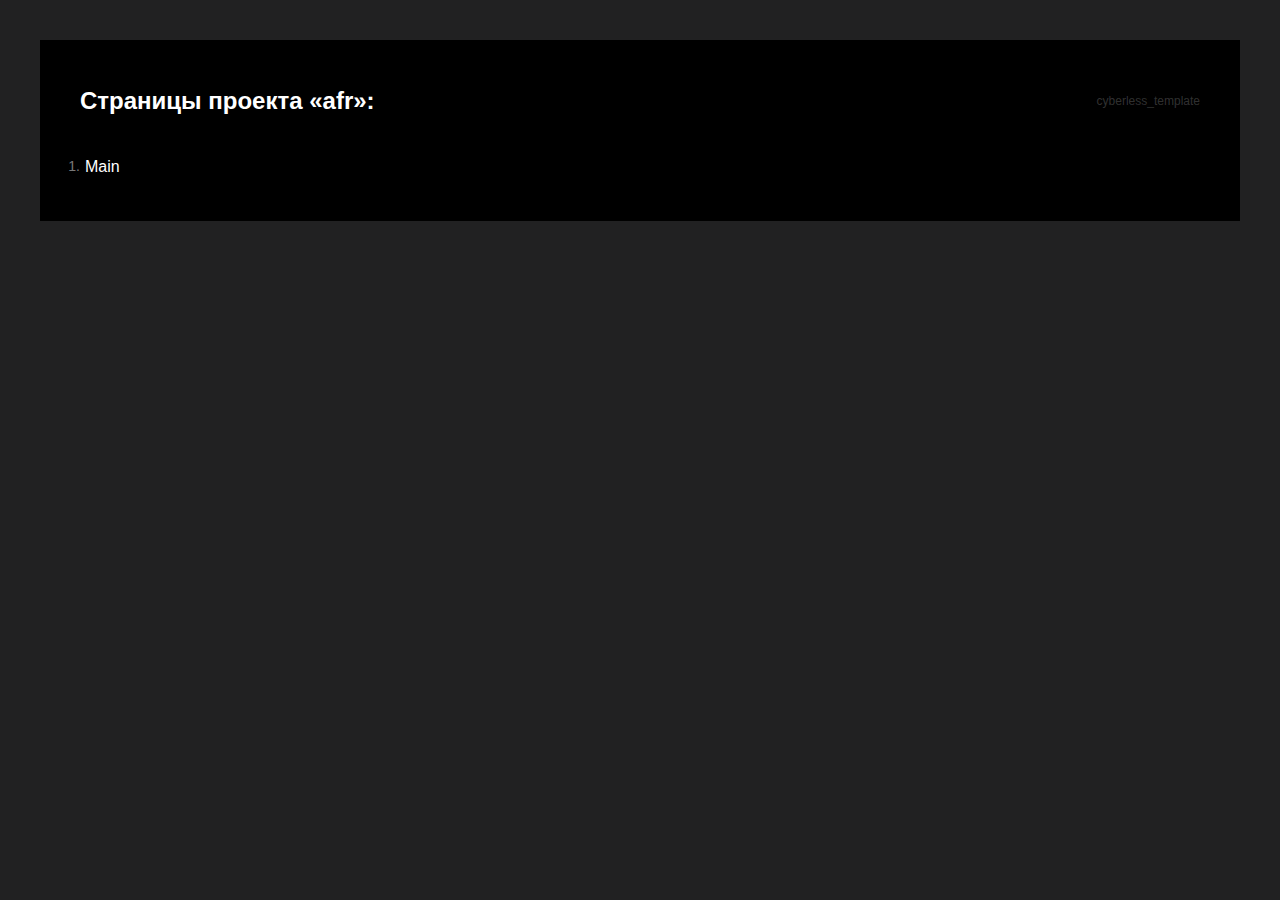
<file: index.html>
<!DOCTYPE html>
<html lang="ru">

<head>
    <title>Список всех старниц</title>
    <meta name="format-detection" content="telephone=no">
    <meta http-equiv="X-UA-Compatible" content="IE=edge">
    <meta charset="UTF-8">
    <link rel="stylesheet" href="/app/css/app.css?v=1616536622047">
    <meta name="viewport" content="width=device-width, initial-scale=1, user-scalable=no">
    <style>
        body{
            background-color: #212122;
        	color: #fff;
        	min-height: 100vh;
        	font-family: Arial;		
        	padding-top: 40px;
        }
        
        .box{
        	padding: 20px 40px;
        	background-color: #000;		
        }
        .head-top{
        	display: flex;
        	flex-wrap: wrap;
        	align-items: center;
        	margin-top: 24px;
        	margin-bottom: 40px;
        	justify-content: space-between;
        
        }
        
        .head-title{
        	
        	
        	font-size: 24px;
        	line-height: 1.4em;
            		
        }
        
        .git-link{
        	font-size: 12px;
        	line-height: 1.2em;
        	display: block;
        	margin: 5px 0;
        	transition: ease .2s;
        	color: rgba(255,255,255, .2)!important;
        }
        
        .git-link:hover{
        	color:  #96fd8b!important;
        }
        
        a{
        	color: #fff;
        	position: relative;
        	display: inline-block;
        	text-decoration: none;
        	
        
        
        }
        
        a::before{
        	content: "";
        	display: block;
        	position: absolute;
        	left: 0;
        	bottom: 0;
        	height: 1px;
        	width: 100%;
        	background-color: #fff;
        	transition: ease .2s;
        	transform: scale(0,1);
        
        }
        a:hover::before{
        	transform: scale(1, 1);
        }
        a:visited {
            color: #96fd8b;
        }
        a:visited::before{
        	background-color: #96fd8b;
        }
        ol{
        	-webkit-column-count: 3;
        	-moz-column-count: 3;
        	column-count: 3;
        	counter-reset: heading;
        	padding: 0;
        	margin-top: 16px;
        	margin-bottom: 25px;
        	margin-left: -25px;			
        }
        
        li{
        	font-size: 16px;
        	margin-bottom: 8px;
        	position: relative;
        	padding-left: 30px;
        	list-style: none;
        	page-break-inside: avoid;		
        	counter-increment: heading;	
        }
        
        li::before{
        	position: absolute;
        	left: 0;
        	top: 0;
        	content: counter(heading) ".";
        	font-size: 14px;
            color: rgba(241,241,241,.5);
        	display: inline-block;
        	width: 25px;
        	margin-right: 5px;
        	text-align: right;
        }
        
        
        a:hover{
        	text-decoration: none;
        }
        
        /* Media */
        @media only screen and (max-width: 1023px) {
        	ol {
        		-webkit-column-count: 3;
        		-moz-column-count: 3;
        		-column-count: 3;
        	}
        }
        
        @media only screen and (max-width: 767px) {
        	ol {
        		-webkit-column-count: 2;
        		-moz-column-count: 2;
        		-column-count: 2;
        	}
        }
        
        @media only screen and (max-width: 479px) {
        	ol {
        		-webkit-column-count: 1;
        		-moz-column-count: 1;
        		-column-count: 1;
        	}
        
        	.head-title{
        		order: 2;
        	}
        	.git-link{
        		order: 1;
        		margin-bottom: 15px;
        		font-size: 10px;
        	}
        }
    </style>
</head>

<body>
    <div class="wrap">
        <div class="box">
            <div class="head-top">
                <h3 class="head-title"> Страницы проекта <nobr>«afr»:</nobr></h3><a class="git-link" href="https://github.com/CyberLess/cyberless_template" target="_blank">cyberless_template</a>
            </div>
            <ol><li><a href="/main.html" target="_blank">Main</a></li></ol>
        </div>
    </div>
</body>

</html>
</file>
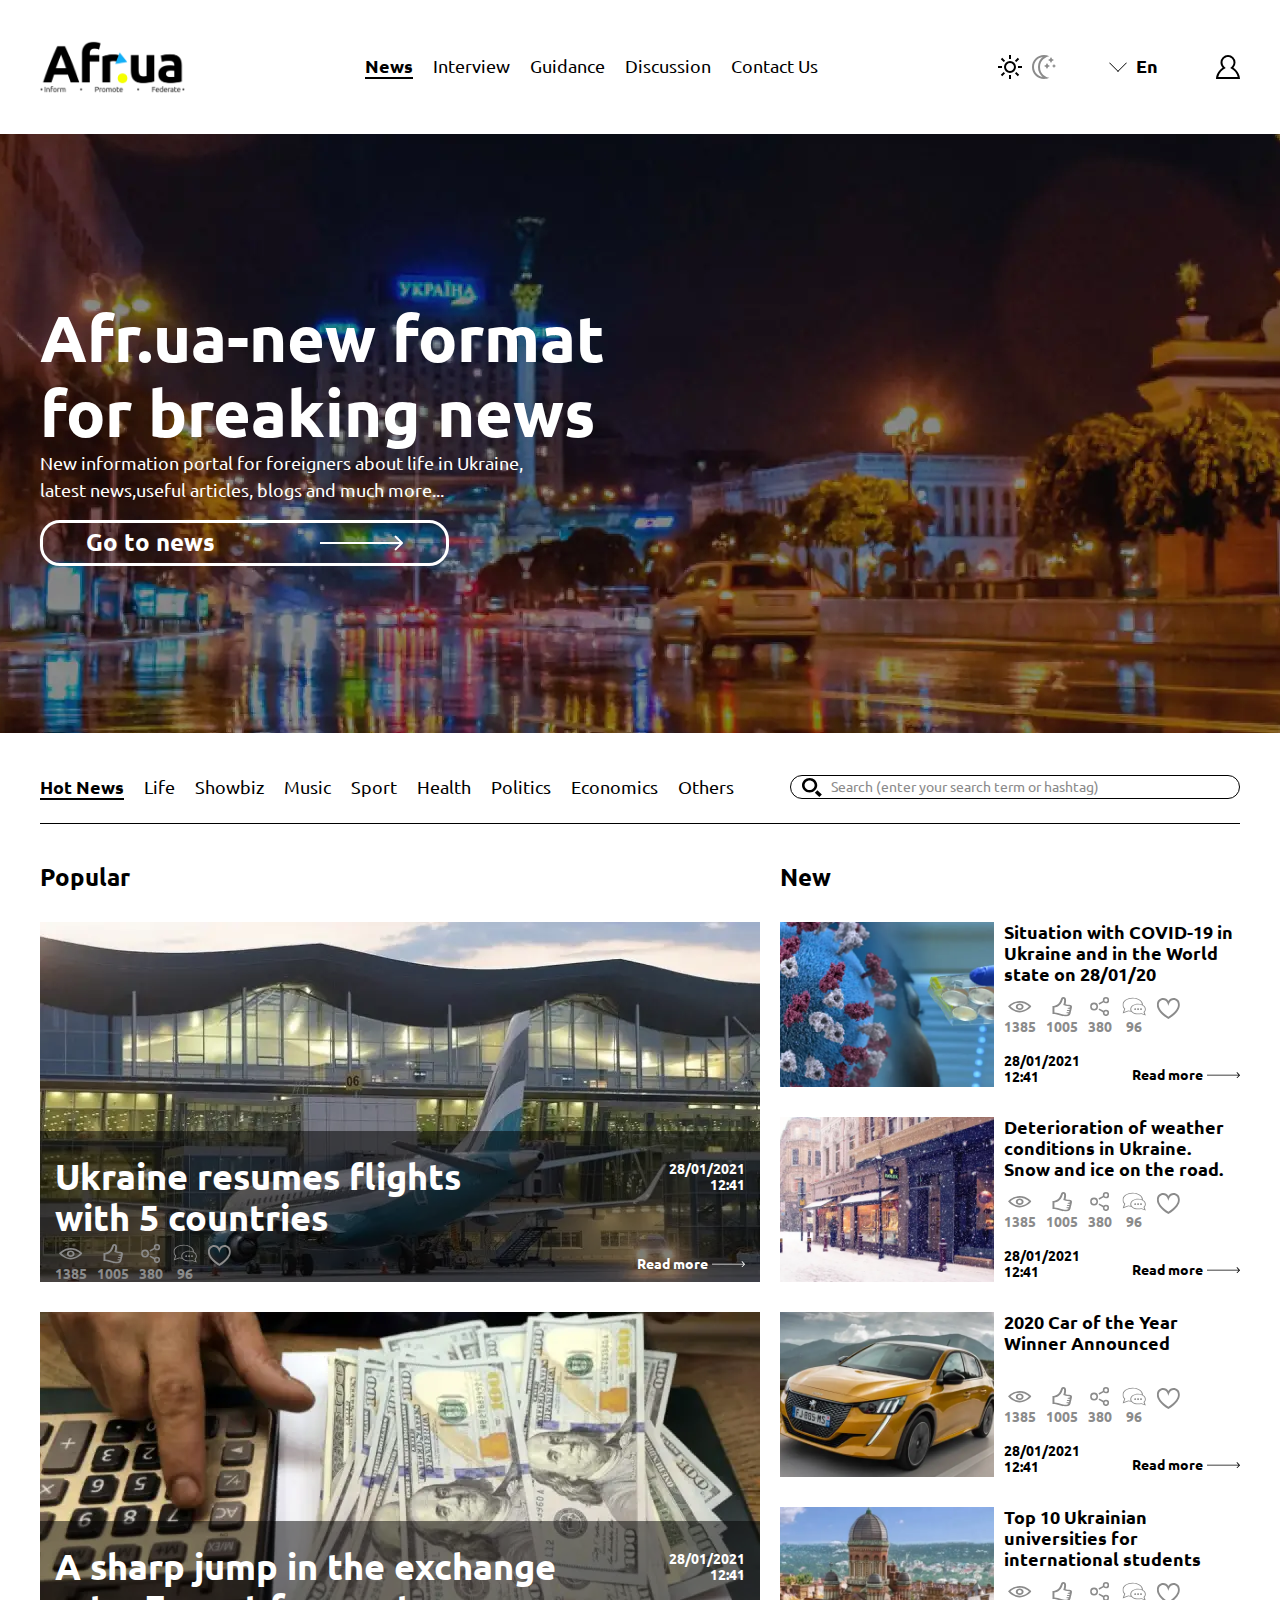
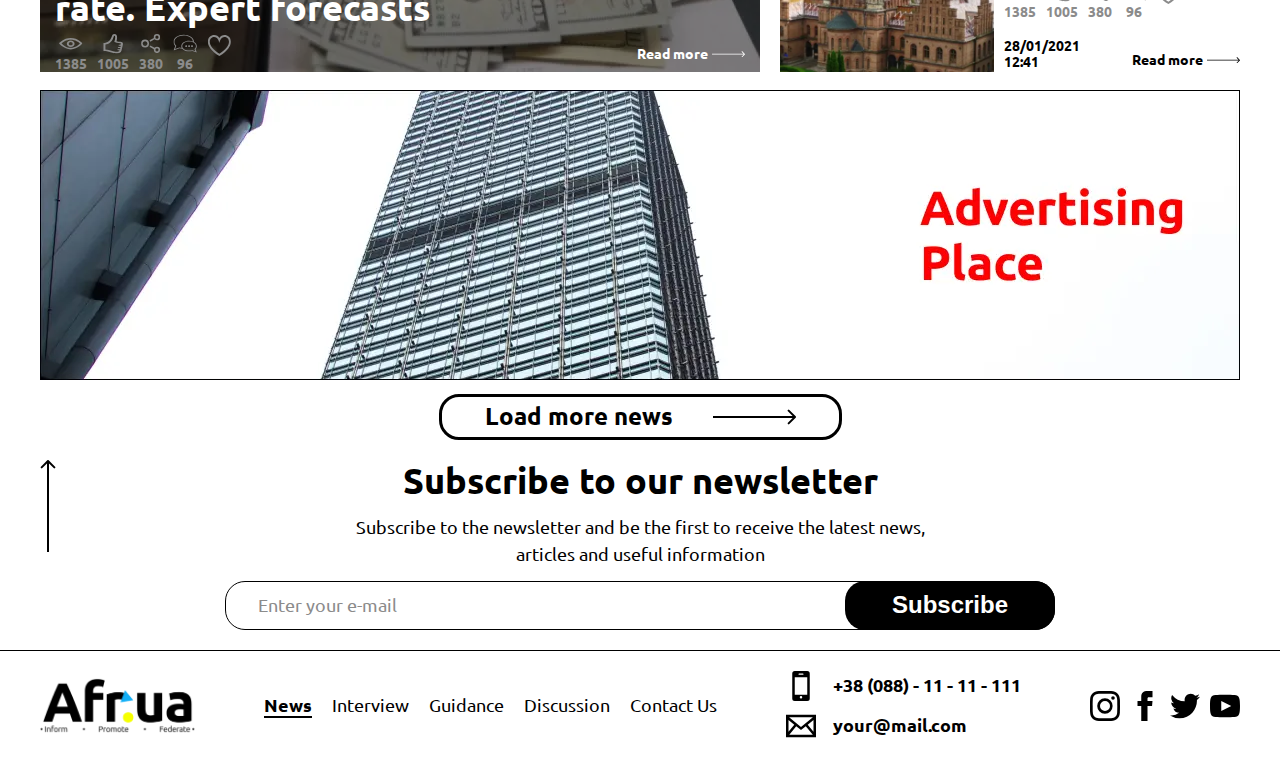
<file: main.html>
<!DOCTYPE html>
<html lang="ru">

<head>
    <meta charset="utf-8">
    <meta http-equiv="X-UA-Compatible" content="IE=edge">
    <meta name="viewport" content="width=device-width, initial-scale=1, maximum-scale=1, minimum-scale=1">
    <title>Main</title>
    <link rel="stylesheet" href="/app/css/app.css?v=1616536622354">
    <script>
        function canUseWebP(){var e=document.createElement("canvas");return!(!e.getContext||!e.getContext("2d"))&&0==e.toDataURL("image/webp").indexOf("data:image/webp")}var root=document.getElementsByTagName("html")[0];canUseWebP()?root.classList.add("ws"):root.classList.add("wn");
    </script>
</head>

<body id="top">
    <header class="header">
        <div class="header__wrap wrap">
            <div class="header__row flex flex_vertical flex_justify">
                <div class="header__search-btn visible-mobile js-search-open">
                    <svg class="icon icon-search" viewBox="0 0 20 19">
                        <use xlink:href="/app/icons/sprite.svg#search"></use>
                    </svg>
                </div>
                <a class="header__logo" href="/main.html">
                    <picture>
                        <source type="image/webp" srcset="/app/img/logo_black.webp">
                            <img src="/app/img/logo_black.png" />
                    </picture>
                </a>
                <ul class="header__nav hidden-tablet">
                    <li class="header__nav-item"><a class="header__nav-link is-active" href="#">News</a>
                    </li>
                    <li class="header__nav-item"><a class="header__nav-link" href="#">Interview</a>
                    </li>
                    <li class="header__nav-item"><a class="header__nav-link" href="#">Guidance</a>
                    </li>
                    <li class="header__nav-item"><a class="header__nav-link" href="#">Discussion</a>
                    </li>
                    <li class="header__nav-item"><a class="header__nav-link" href="#">Contact Us</a>
                    </li>
                </ul>
                <div class="header__right">
                    <div class="header__styles hidden-tablet">
                        <a class="header__style is-active" href="#">
                            <svg class="icon icon-sun" viewBox="0 0 24 24">
                                <use xlink:href="/app/icons/sprite.svg#sun"></use>
                            </svg>
                        </a>
                        <a class="header__style" href="#">
                            <svg class="icon icon-moon" viewBox="0 0 24 24">
                                <use xlink:href="/app/icons/sprite.svg#moon"></use>
                            </svg>
                        </a>
                    </div>
                    <div class="header__lang js-select hidden-tablet">
                        <input class="header__input" type="hidden" />
                        <div class="header__lang-head js-select-head">
                            <div class="header__lang-arrow">
                                <svg class="icon icon-downArrow" viewBox="0 0 18 10">
                                    <use xlink:href="/app/icons/sprite.svg#downArrow"></use>
                                </svg>
                            </div>
                            <div class="header__lang-label">En</div>
                        </div>
                        <div class="header__lang-body">
                            <div class="header__lang-list"><a class="header__lang-item" href="#">Fr</a><a class="header__lang-item" href="#">Ua</a><a class="header__lang-item" href="#">Ru</a>
                            </div>
                        </div>
                    </div>
                    <!--+e.A.user.is-active(href="#")+icon('user')-->
                    <a class="header__user hidden-tablet" href="#">
                        <svg class="icon icon-user" viewBox="0 0 24 24">
                            <use xlink:href="/app/icons/sprite.svg#user"></use>
                        </svg>
                    </a>
                    <div class="header__search-form search-form visible-tablet">
                        <div class="search-form__field field">
                            <input class="field__input" type="text" name="search" placeholder="Search (enter your search term or hashtag)" />
                        </div>
                        <button class="search-form__btn">
                            <svg class="icon icon-search" viewBox="0 0 20 19">
                                <use xlink:href="/app/icons/sprite.svg#search"></use>
                            </svg>
                        </button>
                    </div>
                    <div class="header__burger">
                        <svg class="icon icon-menu" viewBox="0 0 12 38">
                            <use xlink:href="/app/icons/sprite.svg#menu"></use>
                        </svg>
                    </div>
                </div>
            </div>
        </div>
        <div class="header__search-mobile visible-mobile js-search search-mobile">
            <div class="search-mobile__close js-search-close">
                <svg class="icon icon-close" viewBox="0 0 24 24">
                    <use xlink:href="/app/icons/sprite.svg#close"></use>
                </svg>
            </div>
            <input class="search-mobile__input" type="text" name="search" placeholder="Search (enter your search term or hashtag)" />
            <button class="search-mobile__btn">
                <svg class="icon icon-search" viewBox="0 0 20 19">
                    <use xlink:href="/app/icons/sprite.svg#search"></use>
                </svg>
            </button>
        </div>
    </header>
    <div class="main">
        <div class="main__wrap wrap">
            <div class="main__content">
                <div class="main__title h1">Afr.ua-new format
                    <br>for breaking news</div>
                <div class="main__desc p">New information portal for foreigners about life in Ukraine,
                    <br>latest news,useful articles, blogs and much more...</div><a class="main__btn btn hidden-tablet" href="#"><span class="btn__text">Go to news</span><span class="btn__arrow"><svg class="icon icon-longArrow" viewBox="0 0 83 16"><use xlink:href="/app/icons/sprite.svg#longArrow"></use></svg></span></a>
            </div>
            <div class="main__swipe visible-tablet">
                <div class="main__swipe-hand">
                    <svg class="icon icon-swipeFinger" viewBox="0 0 45 45">
                        <use xlink:href="/app/icons/sprite.svg#swipeFinger"></use>
                    </svg>
                </div>
                <div class="main__swipe-arrow">
                    <svg class="icon icon-swipeArrow" viewBox="0 0 16 61">
                        <use xlink:href="/app/icons/sprite.svg#swipeArrow"></use>
                    </svg>
                </div>
                <div class="main__swipe-text"><strong>Swipe to news</strong>
                </div>
            </div>
        </div>
    </div>
    <div class="nav">
        <div class="nav__wrap wrap">
            <div class="nav__row flex flex_justify">
                <div class="nav__left">
                    <ul class="nav__list">
                        <li class="nav__item"><a class="nav__link is-active" href="#">Hot News</a>
                        </li>
                        <li class="nav__item"><a class="nav__link" href="#">Life</a>
                        </li>
                        <li class="nav__item"><a class="nav__link" href="#">Showbiz</a>
                        </li>
                        <li class="nav__item"><a class="nav__link" href="#">Music</a>
                        </li>
                        <li class="nav__item"><a class="nav__link" href="#">Sport</a>
                        </li>
                        <li class="nav__item"><a class="nav__link" href="#">Health</a>
                        </li>
                        <li class="nav__item"><a class="nav__link" href="#">Politics</a>
                        </li>
                        <li class="nav__item"><a class="nav__link" href="#">Economics</a>
                        </li>
                        <li class="nav__item"><a class="nav__link" href="#">Others</a>
                        </li>
                    </ul>
                </div>
                <div class="nav__right">
                    <div class="nav__search-form search-form hidden-mobile">
                        <div class="search-form__field field">
                            <input class="field__input" type="text" name="search" placeholder="Search (enter your search term or hashtag)" />
                        </div>
                        <button class="search-form__btn">
                            <svg class="icon icon-search" viewBox="0 0 20 19">
                                <use xlink:href="/app/icons/sprite.svg#search"></use>
                            </svg>
                        </button>
                    </div>
                </div>
            </div>
            <div class="nav__bottom">
                <div class="nav__select select js-select">
                    <input class="select__input js-select-input" type="hidden" />
                    <div class="select__head js-select-head">
                        <div class="select__label js-select-label">Hot News</div>
                        <div class="select__arrow">
                            <svg class="icon icon-downArrow" viewBox="0 0 18 10">
                                <use xlink:href="/app/icons/sprite.svg#downArrow"></use>
                            </svg>
                        </div>
                    </div>
                    <div class="select__body">
                        <div class="select__list">
                            <div class="select__item js-select-item is-active" data-value="Hot News">Hot News</div>
                            <div class="select__item js-select-item" data-value="Life">Life</div>
                            <div class="select__item js-select-item" data-value="Showbiz">Showbiz</div>
                            <div class="select__item js-select-item" data-value="Music">Music</div>
                            <div class="select__item js-select-item" data-value="Sport">Sport</div>
                            <div class="select__item js-select-item" data-value="Health">Health</div>
                            <div class="select__item js-select-item" data-value="Politics">Politics</div>
                            <div class="select__item js-select-item" data-value="Economics">Economics</div>
                            <div class="select__item js-select-item" data-value="Others">Others</div>
                        </div>
                    </div>
                </div>
                <div class="nav__select select js-select">
                    <input class="select__input js-select-input" type="hidden" />
                    <div class="select__head js-select-head">
                        <div class="select__label js-select-label">Popular</div>
                        <div class="select__arrow">
                            <svg class="icon icon-downArrow" viewBox="0 0 18 10">
                                <use xlink:href="/app/icons/sprite.svg#downArrow"></use>
                            </svg>
                        </div>
                    </div>
                    <div class="select__body">
                        <div class="select__list">
                            <div class="select__item js-select-item is-active" data-value="Popular">Popular</div>
                            <div class="select__item js-select-item" data-value="New">New</div>
                            <div class="select__item js-select-item" data-value="Latest">Latest</div>
                        </div>
                    </div>
                </div>
            </div>
        </div>
    </div>
    <div class="main-news">
        <div class="main-news__wrap wrap">
            <div class="main-news__row flex">
                <div class="main-news__column main-news__column_left">
                    <h3 class="main-news__title h3">Popular</h3>
                    <div class="main-news__list">
                        <div class="main-news__post-box post-box"><a class="post-box__preview post-box__preview_big" href="#"><span class="post-box__img"><span class="post-box__img-wrap"><picture>
		                            <source type="image/webp" srcset="/app/img/post_thumb1.webp">
		                            <img src="/app/img/post_thumb1.jpg" class="object-fit" />
		                        </picture></span></span><span class="post-box__info"><span class="post-box__top"><span class="post-box__title h2">Ukraine resumes flights <br>with 5 countries</span><span class="post-box__share share"><span class="share__item"><span class="share__icon"><svg class="icon icon-eye" viewBox="0 0 25 21"><use xlink:href="/app/icons/sprite.svg#eye"></use></svg></span><span class="share__count">1385</span></span><span class="share__item"><span class="share__icon"><svg class="icon icon-like" viewBox="0 0 25 21"><use xlink:href="/app/icons/sprite.svg#like"></use></svg></span><span class="share__count">1005</span></span><span class="share__item"><span class="share__icon"><svg class="icon icon-share" viewBox="0 0 21 20"><use xlink:href="/app/icons/sprite.svg#share"></use></svg></span><span class="share__count">380</span></span><span class="share__item"><span class="share__icon"><svg class="icon icon-comment" viewBox="0 0 25 21"><use xlink:href="/app/icons/sprite.svg#comment"></use></svg></span><span class="share__count">96</span></span><span class="share__item"><span class="share__icon"><svg class="icon icon-heart" viewBox="0 0 25 24"><use xlink:href="/app/icons/sprite.svg#heart"></use></svg></span></span></span></span><span class="post-box__bottom"><span class="post-box__date">28/01/2021 <br>12:41</span><span class="post-box__more more"><span class="more__text">Read more</span><span class="more__arrow"><svg class="icon icon-longArrow" viewBox="0 0 83 16"><use xlink:href="/app/icons/sprite.svg#longArrow"></use></svg></span></span></span></span></a>
                        </div>
                        <div class="main-news__post-box post-box"><a class="post-box__preview post-box__preview_big" href="#"><span class="post-box__img"><span class="post-box__img-wrap"><picture>
		                            <source type="image/webp" srcset="/app/img/post_thumb2.webp">
		                            <img src="/app/img/post_thumb2.jpg" class="object-fit" />
		                        </picture></span></span><span class="post-box__info"><span class="post-box__top"><span class="post-box__title h2">A sharp jump in the exchange rate. Expert forecasts</span><span class="post-box__share share"><span class="share__item"><span class="share__icon"><svg class="icon icon-eye" viewBox="0 0 25 21"><use xlink:href="/app/icons/sprite.svg#eye"></use></svg></span><span class="share__count">1385</span></span><span class="share__item"><span class="share__icon"><svg class="icon icon-like" viewBox="0 0 25 21"><use xlink:href="/app/icons/sprite.svg#like"></use></svg></span><span class="share__count">1005</span></span><span class="share__item"><span class="share__icon"><svg class="icon icon-share" viewBox="0 0 21 20"><use xlink:href="/app/icons/sprite.svg#share"></use></svg></span><span class="share__count">380</span></span><span class="share__item"><span class="share__icon"><svg class="icon icon-comment" viewBox="0 0 25 21"><use xlink:href="/app/icons/sprite.svg#comment"></use></svg></span><span class="share__count">96</span></span><span class="share__item"><span class="share__icon"><svg class="icon icon-heart" viewBox="0 0 25 24"><use xlink:href="/app/icons/sprite.svg#heart"></use></svg></span></span></span></span><span class="post-box__bottom"><span class="post-box__date">28/01/2021 <br>12:41</span><span class="post-box__more more"><span class="more__text">Read more</span><span class="more__arrow"><svg class="icon icon-longArrow" viewBox="0 0 83 16"><use xlink:href="/app/icons/sprite.svg#longArrow"></use></svg></span></span></span></span></a>
                        </div>
                    </div>
                </div>
                <div class="main-news__column main-news__column_right">
                    <h3 class="main-news__title h3">New</h3>
                    <div class="main-news__list">
                        <div class="main-news__post-box post-box"><a class="post-box__preview post-box__preview_small" href="#"><span class="post-box__img"><span class="post-box__img-wrap"><picture>
		                            <source type="image/webp" srcset="/app/img/post_thumb3.webp">
		                            <img src="/app/img/post_thumb3.jpg" class="object-fit" />
		                        </picture></span></span><span class="post-box__info"><span class="post-box__top"><span class="post-box__title h4">Situation with COVID-19 in Ukraine and in the World state on 28/01/20</span><span class="post-box__share share"><span class="share__item"><span class="share__icon"><svg class="icon icon-eye" viewBox="0 0 25 21"><use xlink:href="/app/icons/sprite.svg#eye"></use></svg></span><span class="share__count">1385</span></span><span class="share__item"><span class="share__icon"><svg class="icon icon-like" viewBox="0 0 25 21"><use xlink:href="/app/icons/sprite.svg#like"></use></svg></span><span class="share__count">1005</span></span><span class="share__item"><span class="share__icon"><svg class="icon icon-share" viewBox="0 0 21 20"><use xlink:href="/app/icons/sprite.svg#share"></use></svg></span><span class="share__count">380</span></span><span class="share__item"><span class="share__icon"><svg class="icon icon-comment" viewBox="0 0 25 21"><use xlink:href="/app/icons/sprite.svg#comment"></use></svg></span><span class="share__count">96</span></span><span class="share__item"><span class="share__icon"><svg class="icon icon-heart" viewBox="0 0 25 24"><use xlink:href="/app/icons/sprite.svg#heart"></use></svg></span></span></span></span><span class="post-box__bottom"><span class="post-box__date">28/01/2021 <br>12:41</span><span class="post-box__more more"><span class="more__text">Read more</span><span class="more__arrow"><svg class="icon icon-longArrow" viewBox="0 0 83 16"><use xlink:href="/app/icons/sprite.svg#longArrow"></use></svg></span></span></span></span></a>
                        </div>
                        <div class="main-news__post-box post-box"><a class="post-box__preview post-box__preview_small" href="#"><span class="post-box__img"><span class="post-box__img-wrap"><picture>
		                            <source type="image/webp" srcset="/app/img/post_thumb4.webp">
		                            <img src="/app/img/post_thumb4.jpg" class="object-fit" />
		                        </picture></span></span><span class="post-box__info"><span class="post-box__top"><span class="post-box__title h4">Deterioration of weather conditions in Ukraine. Snow and ice on the road.</span><span class="post-box__share share"><span class="share__item"><span class="share__icon"><svg class="icon icon-eye" viewBox="0 0 25 21"><use xlink:href="/app/icons/sprite.svg#eye"></use></svg></span><span class="share__count">1385</span></span><span class="share__item"><span class="share__icon"><svg class="icon icon-like" viewBox="0 0 25 21"><use xlink:href="/app/icons/sprite.svg#like"></use></svg></span><span class="share__count">1005</span></span><span class="share__item"><span class="share__icon"><svg class="icon icon-share" viewBox="0 0 21 20"><use xlink:href="/app/icons/sprite.svg#share"></use></svg></span><span class="share__count">380</span></span><span class="share__item"><span class="share__icon"><svg class="icon icon-comment" viewBox="0 0 25 21"><use xlink:href="/app/icons/sprite.svg#comment"></use></svg></span><span class="share__count">96</span></span><span class="share__item"><span class="share__icon"><svg class="icon icon-heart" viewBox="0 0 25 24"><use xlink:href="/app/icons/sprite.svg#heart"></use></svg></span></span></span></span><span class="post-box__bottom"><span class="post-box__date">28/01/2021 <br>12:41</span><span class="post-box__more more"><span class="more__text">Read more</span><span class="more__arrow"><svg class="icon icon-longArrow" viewBox="0 0 83 16"><use xlink:href="/app/icons/sprite.svg#longArrow"></use></svg></span></span></span></span></a>
                        </div>
                        <div class="main-news__post-box post-box"><a class="post-box__preview post-box__preview_small" href="#"><span class="post-box__img"><span class="post-box__img-wrap"><picture>
		                            <source type="image/webp" srcset="/app/img/post_thumb5.webp">
		                            <img src="/app/img/post_thumb5.jpg" class="object-fit" />
		                        </picture></span></span><span class="post-box__info"><span class="post-box__top"><span class="post-box__title h4">2020 Car of the Year Winner Announced</span><span class="post-box__share share"><span class="share__item"><span class="share__icon"><svg class="icon icon-eye" viewBox="0 0 25 21"><use xlink:href="/app/icons/sprite.svg#eye"></use></svg></span><span class="share__count">1385</span></span><span class="share__item"><span class="share__icon"><svg class="icon icon-like" viewBox="0 0 25 21"><use xlink:href="/app/icons/sprite.svg#like"></use></svg></span><span class="share__count">1005</span></span><span class="share__item"><span class="share__icon"><svg class="icon icon-share" viewBox="0 0 21 20"><use xlink:href="/app/icons/sprite.svg#share"></use></svg></span><span class="share__count">380</span></span><span class="share__item"><span class="share__icon"><svg class="icon icon-comment" viewBox="0 0 25 21"><use xlink:href="/app/icons/sprite.svg#comment"></use></svg></span><span class="share__count">96</span></span><span class="share__item"><span class="share__icon"><svg class="icon icon-heart" viewBox="0 0 25 24"><use xlink:href="/app/icons/sprite.svg#heart"></use></svg></span></span></span></span><span class="post-box__bottom"><span class="post-box__date">28/01/2021 <br>12:41</span><span class="post-box__more more"><span class="more__text">Read more</span><span class="more__arrow"><svg class="icon icon-longArrow" viewBox="0 0 83 16"><use xlink:href="/app/icons/sprite.svg#longArrow"></use></svg></span></span></span></span></a>
                        </div>
                        <div class="main-news__post-box post-box"><a class="post-box__preview post-box__preview_small" href="#"><span class="post-box__img"><span class="post-box__img-wrap"><picture>
		                            <source type="image/webp" srcset="/app/img/post_thumb6.webp">
		                            <img src="/app/img/post_thumb6.jpg" class="object-fit" />
		                        </picture></span></span><span class="post-box__info"><span class="post-box__top"><span class="post-box__title h4">Top 10 Ukrainian universities for international students</span><span class="post-box__share share"><span class="share__item"><span class="share__icon"><svg class="icon icon-eye" viewBox="0 0 25 21"><use xlink:href="/app/icons/sprite.svg#eye"></use></svg></span><span class="share__count">1385</span></span><span class="share__item"><span class="share__icon"><svg class="icon icon-like" viewBox="0 0 25 21"><use xlink:href="/app/icons/sprite.svg#like"></use></svg></span><span class="share__count">1005</span></span><span class="share__item"><span class="share__icon"><svg class="icon icon-share" viewBox="0 0 21 20"><use xlink:href="/app/icons/sprite.svg#share"></use></svg></span><span class="share__count">380</span></span><span class="share__item"><span class="share__icon"><svg class="icon icon-comment" viewBox="0 0 25 21"><use xlink:href="/app/icons/sprite.svg#comment"></use></svg></span><span class="share__count">96</span></span><span class="share__item"><span class="share__icon"><svg class="icon icon-heart" viewBox="0 0 25 24"><use xlink:href="/app/icons/sprite.svg#heart"></use></svg></span></span></span></span><span class="post-box__bottom"><span class="post-box__date">28/01/2021 <br>12:41</span><span class="post-box__more more"><span class="more__text">Read more</span><span class="more__arrow"><svg class="icon icon-longArrow" viewBox="0 0 83 16"><use xlink:href="/app/icons/sprite.svg#longArrow"></use></svg></span></span></span></span></a>
                        </div>
                    </div>
                </div>
            </div>
            <div class="main-news__banner">
                <picture>
                    <source type="image/webp" srcset="/app/img/banner.webp">
                        <img src="/app/img/banner.jpg" />
                </picture>
            </div>
            <div class="main-news__bottom"><a class="main-news__btn btn btn_black" href="#"><span class="btn__text">Load more news</span><span class="btn__arrow"><svg class="icon icon-longArrow" viewBox="0 0 83 16"><use xlink:href="/app/icons/sprite.svg#longArrow"></use></svg></span></a>
            </div>
        </div>
    </div>
    <div class="subscribe">
        <div class="subscribe__wrap wrap">
            <a class="subscribe__up js-scroll-to" href="#top">
                <svg class="icon icon-up" viewBox="0 0 16 92">
                    <use xlink:href="/app/icons/sprite.svg#up"></use>
                </svg>
            </a>
            <div class="subscribe__inner">
                <h2 class="subscribe__title h2">Subscribe to our newsletter</h2>
                <div class="subscribe__desc p">Subscribe to the newsletter and be the first to receive the latest news,
                    <br>articles and useful information</div>
                <form class="subscribe__form" action="#">
                    <div class="subscribe__field field">
                        <input class="field__input" type="email" name="email" placeholder="Enter your e-mail" />
                    </div>
                    <button class="subscribe__btn">Subscribe</button>
                </form>
            </div>
        </div>
    </div>
    <footer class="footer">
        <div class="footer__wrap wrap">
            <div class="footer__row flex flex_justify flex_vertical">
                <a class="footer__logo" href="/main.html">
                    <picture>
                        <source type="image/webp" srcset="/app/img/logo_black.webp">
                            <img src="/app/img/logo_black.png" />
                    </picture>
                </a>
                <ul class="footer__nav hidden-tablet">
                    <li class="footer__nav-item"><a class="footer__nav-link is-active" href="#">News</a>
                    </li>
                    <li class="footer__nav-item"><a class="footer__nav-link" href="#">Interview</a>
                    </li>
                    <li class="footer__nav-item"><a class="footer__nav-link" href="#">Guidance</a>
                    </li>
                    <li class="footer__nav-item"><a class="footer__nav-link" href="#">Discussion</a>
                    </li>
                    <li class="footer__nav-item"><a class="footer__nav-link" href="#">Contact Us</a>
                    </li>
                </ul>
                <div class="footer__contact">
                    <div class="footer__contact-item"><a class="footer__contact-link" href="tel:+380881111111"><span class="footer__contact-icon"><svg class="icon icon-iphone" viewBox="0 0 30 30"><use xlink:href="/app/icons/sprite.svg#iphone"></use></svg></span><span class="footer__contact-text">+38 (088) - 11 - 11 - 111</span></a>
                    </div>
                    <div class="footer__contact-item"><a class="footer__contact-link" href="mailto:your@mail.com"><span class="footer__contact-icon"><svg class="icon icon-email" viewBox="0 0 30 30"><use xlink:href="/app/icons/sprite.svg#email"></use></svg></span><span class="footer__contact-text">your@mail.com</span></a>
                    </div>
                </div>
                <div class="footer__social social">
                    <a class="social__item" href="#">
                        <svg class="icon icon-instagram" viewBox="0 0 30 30">
                            <use xlink:href="/app/icons/sprite.svg#instagram"></use>
                        </svg>
                    </a>
                    <a class="social__item" href="#">
                        <svg class="icon icon-fb" viewBox="0 0 30 30">
                            <use xlink:href="/app/icons/sprite.svg#fb"></use>
                        </svg>
                    </a>
                    <a class="social__item" href="#">
                        <svg class="icon icon-twitter" viewBox="0 0 30 30">
                            <use xlink:href="/app/icons/sprite.svg#twitter"></use>
                        </svg>
                    </a>
                    <a class="social__item" href="#">
                        <svg class="icon icon-youtube" viewBox="0 0 30 30">
                            <use xlink:href="/app/icons/sprite.svg#youtube"></use>
                        </svg>
                    </a>
                </div>
            </div>
        </div>
    </footer>
    <div class="modals modals_recall mfp-hide" id="recall"></div>
    <script src="https://code.jquery.com/jquery-3.3.1.min.js"></script>
    <script src="/app/js/app.js?v=1616536622403"></script>
</body>

</html>
</file>
<file: app/css/app.css>
.mfp-bg,.mfp-wrap{position:fixed;left:0;top:0}.mfp-bg,.mfp-container,.mfp-wrap{height:100%;width:100%}.mfp-arrow:after,.mfp-arrow:before,.mfp-container:before,.mfp-figure:after{content:''}.mfp-arrow,.owl-carousel,.owl-carousel .owl-item{-webkit-tap-highlight-color:transparent}.mfp-wrap,.owl-carousel .owl-item,.owl-carousel .owl-video-play-icon{-webkit-backface-visibility:hidden}.mfp-close,a{text-decoration:none}.header__lang-body,.owl-carousel.owl-refresh .owl-item,.search-mobile{visibility:hidden}@font-face{font-family:Ubuntu;src:url(../fonts/Ubuntu-Bold.woff2) format("woff2"),url(Ubuntu-Bold.woff) format("woff");font-weight:700;font-style:normal;font-display:swap}@font-face{font-family:Ubuntu;src:url(../fonts/Ubuntu-Italic.woff2) format("woff2"),url(../fonts/Ubuntu-Italic.woff) format("woff");font-weight:400;font-style:italic;font-display:swap}@font-face{font-family:Ubuntu;src:url(../fonts/Ubuntu-BoldItalic.woff2) format("woff2"),url(../fonts/Ubuntu-BoldItalic.woff) format("woff");font-weight:700;font-style:italic;font-display:swap}@font-face{font-family:Ubuntu;src:url(../fonts/Ubuntu-Regular.woff2) format("woff2"),url(../fonts/Ubuntu-Regular.woff) format("woff");font-weight:400;font-style:normal;font-display:swap}.mfp-bg{z-index:1042;overflow:hidden;background:#0b0b0b}.mfp-wrap{z-index:1043;outline:0!important}.mfp-container{text-align:center;position:absolute;left:0;top:0;-webkit-box-sizing:border-box;box-sizing:border-box}.mfp-container:before{display:inline-block;height:100%;vertical-align:middle}.mfp-align-top .mfp-container:before{display:none}.mfp-content{position:relative;display:inline-block;vertical-align:middle;margin:0 auto;text-align:left;z-index:1045}.mfp-close,.mfp-preloader{text-align:center;position:absolute}.mfp-ajax-holder .mfp-content,.mfp-inline-holder .mfp-content{width:100%;cursor:auto}.mfp-ajax-cur{cursor:progress}.mfp-zoom-out-cur,.mfp-zoom-out-cur .mfp-image-holder .mfp-close{cursor:-webkit-zoom-out;cursor:zoom-out}.mfp-zoom{cursor:pointer;cursor:-webkit-zoom-in;cursor:zoom-in}.mfp-auto-cursor .mfp-content{cursor:auto}.mfp-arrow,.mfp-close,.mfp-counter,.mfp-preloader{-webkit-user-select:none;-moz-user-select:none;-ms-user-select:none;user-select:none}.mfp-loading.mfp-figure{display:none}.mfp-hide{display:none!important}.mfp-preloader{color:#CCC;top:50%;width:auto;margin-top:-.8em;left:8px;right:8px;z-index:1044}.mfp-preloader a{color:#CCC}.mfp-close,.mfp-preloader a:hover{color:#FFF}.mfp-s-error .mfp-content,.mfp-s-ready .mfp-preloader{display:none}button.mfp-arrow,button.mfp-close{overflow:visible;cursor:pointer;background:0 0;border:0;-webkit-appearance:none;display:block;outline:0;padding:0;z-index:1046;-webkit-box-shadow:none;box-shadow:none;-ms-touch-action:manipulation;touch-action:manipulation}.mfp-iframe-scaler,html.is-lock,html.js-lock{overflow:hidden}button::-moz-focus-inner{padding:0;border:0}.mfp-close{width:44px;height:44px;line-height:44px;right:0;top:0;opacity:.65;padding:0 0 18px 10px;font-style:normal;font-size:28px;font-family:Arial,Baskerville,monospace}.mfp-close:focus,.mfp-close:hover{opacity:1}.mfp-close:active{top:1px}.mfp-close-btn-in .mfp-close{color:#333}.mfp-iframe-holder .mfp-close,.mfp-image-holder .mfp-close{color:#FFF;right:-6px;text-align:right;padding-right:6px;width:100%}.mfp-counter{position:absolute;top:0;right:0;color:#CCC;font-size:12px;line-height:18px;white-space:nowrap}.mfp-figure,img.mfp-img{line-height:0}.mfp-arrow{position:absolute;opacity:.65;margin:-55px 0 0;top:50%;padding:0;width:90px;height:110px}.mfp-arrow:active{margin-top:-54px}.mfp-arrow:focus,.mfp-arrow:hover{opacity:1}.mfp-arrow:after,.mfp-arrow:before{display:block;width:0;height:0;position:absolute;left:0;top:0;margin-top:35px;margin-left:35px;border:inset transparent}.mfp-arrow:after{border-top-width:13px;border-bottom-width:13px;top:8px}.mfp-arrow:before{border-top-width:21px;border-bottom-width:21px;opacity:.7}.mfp-arrow-left{left:0}.mfp-arrow-left:after{border-right:17px solid #FFF;margin-left:31px}.mfp-arrow-left:before{margin-left:25px;border-right:27px solid #3F3F3F}.mfp-arrow-right{right:0}.mfp-arrow-right:after{border-left:17px solid #FFF;margin-left:39px}.mfp-arrow-right:before{border-left:27px solid #3F3F3F}.mfp-iframe-holder{padding-top:40px;padding-bottom:40px}.mfp-iframe-holder .mfp-content{line-height:0;width:100%;max-width:900px}.mfp-image-holder .mfp-content,img.mfp-img{max-width:100%}.mfp-iframe-holder .mfp-close{top:-40px}.mfp-iframe-scaler{width:100%;height:0;padding-top:56.25%}.mfp-iframe-scaler iframe{position:absolute;display:block;top:0;left:0;width:100%;height:100%;-webkit-box-shadow:0 0 8px rgba(0,0,0,.6);box-shadow:0 0 8px rgba(0,0,0,.6);background:#000}.mfp-figure:after,img.mfp-img{width:auto;height:auto;display:block}img.mfp-img{-webkit-box-sizing:border-box;box-sizing:border-box;padding:40px 0;margin:0 auto}.mfp-figure:after{position:absolute;left:0;top:40px;bottom:40px;right:0;z-index:-1;-webkit-box-shadow:0 0 8px rgba(0,0,0,.6);box-shadow:0 0 8px rgba(0,0,0,.6);background:#444}.mfp-figure small{color:#BDBDBD;display:block;font-size:12px;line-height:14px}.mfp-figure figure{margin:0}.mfp-bottom-bar{margin-top:-36px;position:absolute;top:100%;left:0;width:100%;cursor:auto}.mfp-title{text-align:left;line-height:18px;color:#F3F3F3;word-wrap:break-word;padding-right:36px}.mfp-gallery .mfp-image-holder .mfp-figure{cursor:pointer}@media screen and (max-width:800px) and (orientation:landscape),screen and (max-height:300px){.mfp-img-mobile .mfp-image-holder{padding-left:0;padding-right:0}.mfp-img-mobile img.mfp-img{padding:0}.mfp-img-mobile .mfp-figure:after{top:0;bottom:0}.mfp-img-mobile .mfp-figure small{display:inline;margin-left:5px}.mfp-img-mobile .mfp-bottom-bar{background:rgba(0,0,0,.6);bottom:0;margin:0;top:auto;padding:3px 5px;position:fixed;-webkit-box-sizing:border-box;box-sizing:border-box}.mfp-img-mobile .mfp-bottom-bar:empty{padding:0}.mfp-img-mobile .mfp-counter{right:5px;top:3px}.mfp-img-mobile .mfp-close{top:0;right:0;width:35px;height:35px;line-height:35px;background:rgba(0,0,0,.6);position:fixed;text-align:center;padding:0}}@media all and (max-width:900px){.mfp-arrow{-webkit-transform:scale(.75);transform:scale(.75)}.mfp-arrow-left{-webkit-transform-origin:0;transform-origin:0}.mfp-arrow-right{-webkit-transform-origin:100%;transform-origin:100%}.mfp-container{padding-left:6px;padding-right:6px}}.owl-carousel{display:none;width:100%;position:relative;z-index:1}.owl-carousel .owl-stage{position:relative;-ms-touch-action:pan-Y;touch-action:manipulation;-moz-backface-visibility:hidden}.owl-carousel .owl-stage:after{content:".";display:block;clear:both;visibility:hidden;line-height:0;height:0}.owl-carousel .owl-stage-outer{position:relative;overflow:hidden;-webkit-transform:translate3d(0,0,0)}.owl-carousel .owl-item,.owl-carousel .owl-wrapper{-webkit-backface-visibility:hidden;-moz-backface-visibility:hidden;-ms-backface-visibility:hidden;-webkit-transform:translate3d(0,0,0);-moz-transform:translate3d(0,0,0);-ms-transform:translate3d(0,0,0)}.owl-carousel .owl-item{position:relative;min-height:1px;float:left;-webkit-touch-callout:none}.owl-carousel .owl-item img{display:block;width:100%}.owl-carousel .owl-dots.disabled,.owl-carousel .owl-nav.disabled{display:none}.no-js .owl-carousel,.owl-carousel.owl-loaded{display:block}.owl-carousel .owl-dot,.owl-carousel .owl-nav .owl-next,.owl-carousel .owl-nav .owl-prev{cursor:pointer;-webkit-user-select:none;-moz-user-select:none;-ms-user-select:none;user-select:none}.owl-carousel .owl-nav button.owl-next,.owl-carousel .owl-nav button.owl-prev,.owl-carousel button.owl-dot{background:0 0;color:inherit;border:none;padding:0!important;font:inherit}.owl-carousel.owl-loading{opacity:0;display:block}.owl-carousel.owl-hidden{opacity:0}.owl-carousel.owl-drag .owl-item{-ms-touch-action:pan-y;touch-action:pan-y;-webkit-user-select:none;-moz-user-select:none;-ms-user-select:none;user-select:none}.owl-carousel.owl-grab{cursor:move;cursor:-webkit-grab;cursor:grab}.owl-carousel.owl-rtl{direction:rtl}.owl-carousel.owl-rtl .owl-item{float:right}.owl-carousel .animated{-webkit-animation-duration:1s;animation-duration:1s;-webkit-animation-fill-mode:both;animation-fill-mode:both}.owl-carousel .owl-animated-in{z-index:0}.owl-carousel .owl-animated-out{z-index:1}.owl-carousel .fadeOut{-webkit-animation-name:fadeOut;animation-name:fadeOut}@-webkit-keyframes fadeOut{0%{opacity:1}100%{opacity:0}}@keyframes fadeOut{0%{opacity:1}100%{opacity:0}}.owl-height{-webkit-transition:height .5s ease-in-out;transition:height .5s ease-in-out}.owl-carousel .owl-item .owl-lazy{opacity:0;-webkit-transition:opacity .4s ease;transition:opacity .4s ease}.owl-carousel .owl-item .owl-lazy:not([src]),.owl-carousel .owl-item .owl-lazy[src^=""]{max-height:0}.owl-carousel .owl-item img.owl-lazy{-webkit-transform-style:preserve-3d;transform-style:preserve-3d}.owl-carousel .owl-video-wrapper{position:relative;height:100%;background:#000}.owl-carousel .owl-video-play-icon{position:absolute;height:80px;width:80px;left:50%;top:50%;margin-left:-40px;margin-top:-40px;cursor:pointer;z-index:1;-webkit-transition:-webkit-transform .1s ease;transition:-webkit-transform .1s ease;transition:transform .1s ease;transition:transform .1s ease,-webkit-transform .1s ease}.wrap,body{position:relative}.icon,.row,.wrap{width:100%}.owl-carousel .owl-video-play-icon:hover{-webkit-transform:scale(1.3,1.3);transform:scale(1.3,1.3)}.owl-carousel .owl-video-playing .owl-video-play-icon,.owl-carousel .owl-video-playing .owl-video-tn{display:none}.owl-carousel .owl-video-tn{opacity:0;height:100%;background-position:center center;background-repeat:no-repeat;background-size:contain;-webkit-transition:opacity .4s ease;transition:opacity .4s ease}.mfp-bg,.mfp-bg.mfp-ready{opacity:1}.owl-carousel .owl-video-frame{position:relative;z-index:1;height:100%;width:100%}*{padding:0;margin:0;outline:0;-webkit-box-sizing:border-box;box-sizing:border-box}.wrap{padding:0 30rem;max-width:1260rem;margin:auto}html{font-size:1px}html.is-lock{margin-right:15px}@media only screen and (max-width:1260px){html{font-size:.08333vw}}@media only screen and (max-width:1024px){html.is-lock{margin-right:0}}@media only screen and (max-width:768px){.wrap{padding:0 15px}html{font-size:.13021vw}}@media only screen and (max-width:440px){html{font-size:1px}}body{font-family:Ubuntu,sans-serif;font-size:18rem;line-height:1.16667;color:#000;background:#fff}body.js-lock{overflow-x:hidden;overflow-y:scroll}.css-scrollbar,.mfp-container{overflow-y:auto}body.is-black{background:#171717;color:#fff}@media only screen and (max-width:440px){body{font-size:14rem;line-height:1.14286}}input,textarea{-webkit-appearance:none;appearance:none;-moz-appearance:none;color:inherit;font-family:inherit}.btn,.field__input{font-family:Ubuntu}main{display:block}a{color:inherit;-webkit-text-decoration-skip-ink:none;text-decoration-skip-ink:none}.footer__nav-link:hover,.more:hover{text-decoration:underline}.inline{font-size:0}.inline>*{display:inline-block;vertical-align:middle}.row>*,img,svg{vertical-align:top}.clear:after,.mfp-content:after{content:"";display:block;clear:both}.clear__left{float:left}.clear__right{float:right}.flex{display:-webkit-box;display:-ms-flexbox;display:flex;-ms-flex-wrap:wrap;flex-wrap:wrap}.flex_center{-webkit-box-pack:center;-ms-flex-pack:center;justify-content:center}.flex_inline{display:-webkit-inline-box;display:-ms-inline-flexbox;display:inline-flex}.flex_justify{-webkit-box-pack:justify;-ms-flex-pack:justify;justify-content:space-between}.flex_left{-webkit-box-pack:start;-ms-flex-pack:start;justify-content:flex-start}.flex_right{-webkit-box-pack:end;-ms-flex-pack:end;justify-content:flex-end}.flex_start{-webkit-box-align:start;-ms-flex-align:start;align-items:flex-start}.flex_bottom{-webkit-box-align:end;-ms-flex-align:end;align-items:flex-end}.btn,.flex_vertical{-webkit-box-align:center}.flex_vertical{-ms-flex-align:center;align-items:center}.css-text-left{text-align:left}.css-text-center{text-align:center}.css-text-right{text-align:right}.row{display:table}.row_fixed{table-layout:fixed}.row>*{display:table-cell}.fit-by-content{white-space:nowrap;width:1%}img,svg{max-width:100%}.object-fit{position:absolute;left:0;top:0;width:100%;height:100%;-o-object-fit:cover;object-fit:cover}.css-scrollbar::-webkit-scrollbar{width:3px}.css-scrollbar::-webkit-scrollbar-track{background:rgba(196,196,196,.4)}.css-scrollbar::-webkit-scrollbar-thumb{background:gray}.content li,.content p,.li,.p{font-size:18rem;line-height:1.5}.b,.content b{font-weight:700}.content strong,.strong{font-weight:500}.btn,.content h1,.content h2,.content h3,.content h4,.content h5,.content h6,.footer__contact-link,.footer__nav-link.is-active,.h1,.h2,.h3,.h4,.h5,.h6,.header__lang,.more,.nav__link.is-active,.post-box__date,.share__count,.subscribe__btn{font-weight:700}.content h1,.h1{font-size:65rem;line-height:1.15385}.content h2,.h2{font-size:36rem;line-height:1.13889}.content h3,.h3{font-size:24rem;line-height:1.16667}.content h4,.h4{font-size:18rem;line-height:1.16667}@media only screen and (max-width:768px){.content h2,.h2{font-size:24rem;line-height:1.16667}}@media only screen and (max-width:440px){.content li,.content p,.li,.p{font-size:14rem;line-height:1.14286}.content h1,.h1{font-size:36rem;line-height:1.13889}.content h2,.h2{font-size:18rem;line-height:1.16667}}.btn{display:-webkit-inline-box;display:-ms-inline-flexbox;display:inline-flex;-ms-flex-align:center;align-items:center;-webkit-box-pack:justify;-ms-flex-pack:justify;justify-content:space-between;padding:0 43rem;height:46rem;border-radius:20rem;border-width:3px;border-style:solid;border-color:#fff;font-size:24rem;line-height:1;-webkit-transition:ease .2s;transition:ease .2s}.footer__nav,.more{-webkit-box-align:center}.btn:hover{background:#fff;color:#000}.btn:hover .btn__arrow{fill:#000}.btn__arrow{margin-left:40rem;fill:#fff;width:83rem;min-width:83rem;height:16rem;-webkit-transition:ease .2s;transition:ease .2s}.btn_black{border-color:#000}.btn_black .btn__arrow{fill:#000}.btn_black:hover{background:#000;color:#fff}.field__input,.more{font-size:14rem;color:#000;line-height:1.14286}.btn_black:hover .btn__arrow{fill:#fff}@media only screen and (max-width:440px){.btn{height:26rem;font-size:14rem;line-height:1.14286;border-width:1px;padding:0 22rem}.btn__arrow{margin-left:38rem;width:66rem;min-width:66rem;height:12rem}}.mfp-container{padding:0 15px;overflow-x:hidden}.css-modal-animate,.main-news,.post-box__img-wrap,.select__label{overflow:hidden}.mfp-bg{background-color:rgba(0,0,0,.302);-webkit-transition:ease .7s;transition:ease .7s}.css-modal-animate .modals__arrow,.mfp-bg.mfp-removing{opacity:0}.mfp-counter{display:none}.mfp-image-holder{background-color:rgba(0,0,0,.702)}.modals{margin:auto;position:relative}.css-modal-animate .mfp-figure,.css-modal-animate .modals{-webkit-transition:all .5s ease;transition:all .5s ease;opacity:0}.css-modal-animate .mfp-figure_right,.css-modal-animate .modals_right{-webkit-transform:translate(25rem,0);transform:translate(25rem,0)}.css-modal-animate .mfp-figure_center,.css-modal-animate .modals_center{-webkit-transform:translate(0,25rem);transform:translate(0,25rem)}.css-modal-animate.mfp-ready .modals__arrow{opacity:1}.css-modal-animate.mfp-ready .mfp-figure,.css-modal-animate.mfp-ready .modals{-webkit-transform:translate(0,0);transform:translate(0,0);opacity:1}.css-modal-animate.mfp-removing .mfp-figure,.css-modal-animate.mfp-removing .modals,.css-modal-animate.mfp-removing .modals__arrow{opacity:0}.css-modal-animate.mfp-removing .mfp-figure_right,.css-modal-animate.mfp-removing .modals_right{-webkit-transform:translate(25rem,0);transform:translate(25rem,0)}.css-modal-animate.mfp-removing .mfp-figure_center,.css-modal-animate.mfp-removing .modals_center{-webkit-transform:translate(0,25rem);transform:translate(0,25rem)}@media only screen and (max-width:768px){.css-modal-animate .mfp-figure,.css-modal-animate .modals{-webkit-transform:translate(0,0)!important;transform:translate(0,0)!important}}.more{display:-webkit-inline-box;display:-ms-inline-flexbox;display:inline-flex;-ms-flex-align:center;align-items:center}.more__text{margin-right:4rem}.more__arrow{width:33rem;height:8rem;margin-top:2rem;fill:#000}.owl-next,.owl-prev{width:10rem;height:20rem;background:0 0;cursor:pointer;position:absolute;z-index:50;fill:none;stroke-width:1.5;stroke:#1B1C1E;border:0}.owl-next:before,.owl-prev:before{content:'';position:absolute;left:50%;top:50%;width:60rem;height:60rem;border:1px solid #1B1C1E;-webkit-transform:translateX(-50%) translateY(-50%) scale(.5);transform:translateX(-50%) translateY(-50%) scale(.5);border-radius:100%;opacity:0;-webkit-transition:ease .15s;transition:ease .15s}.owl-next:hover:before,.owl-prev:hover:before{-webkit-transform:translateX(-50%) translateY(-50%) scale(1);transform:translateX(-50%) translateY(-50%) scale(1);opacity:1}.owl-progress{height:1px;background:#F1F1F1}.owl-progress-bar{height:1px;background:#000;-webkit-transition:ease .2s;transition:ease .2s}.owl-stage{display:-webkit-box;display:-ms-flexbox;display:flex}.owl-item{float:none}@media only screen and (max-width:580px){.owl-next,.owl-prev{width:12px;height:24px;stroke-width:2}.owl-next:before,.owl-prev:before{display:none}}.search-form{position:relative}.search-form .field__input{padding-left:40rem;background:0 0}.search-form__btn{width:20rem;height:19rem;background:0 0;border:0;cursor:pointer;position:absolute;left:12rem;top:3rem;fill:#000}.field,.footer__nav-link{position:relative}.field__input{padding:0 12rem;height:24rem;border-radius:20rem;border:1px solid #000;display:block;width:100%;background:0 0}.footer__nav-link.is-active:after,.header__nav-link.is-active:after{background:#000;content:'';bottom:0;left:0}.field__input::-webkit-input-placeholder{color:#8B8B8B}.field__input::-moz-placeholder{color:#8B8B8B}.field__input:-ms-input-placeholder{color:#8B8B8B}.field__input::-ms-input-placeholder{color:#8B8B8B}.field__input::placeholder{color:#8B8B8B}.footer{padding:20rem 0;border-top:1px solid #000}.footer__logo{display:block;width:155rem}.footer__nav{display:-webkit-box;display:-ms-flexbox;display:flex;-ms-flex-align:center;align-items:center;list-style:none}.footer__nav-item:not(:last-child){margin-right:20rem}.footer__nav-link{display:-webkit-inline-box;display:-ms-inline-flexbox;display:inline-flex;padding-bottom:2rem;margin-top:2rem}.footer__nav-link.is-active:after{display:block;width:100%;position:absolute;height:2px}.footer__contact-item:not(:last-child){margin-bottom:10rem}.footer__contact-link{display:-webkit-inline-box;display:-ms-inline-flexbox;display:inline-flex;-webkit-box-align:center;-ms-flex-align:center;align-items:center}.footer__contact-icon{width:30rem;min-width:30rem;margin-right:17rem;height:30rem;fill:#000}@media only screen and (max-width:768px){.footer{padding:10rem 0}.footer__logo{margin-bottom:20rem}.footer__contact{display:-webkit-box;display:-ms-flexbox;display:flex}.footer__contact-item:not(:last-child){margin-bottom:0;margin-right:40rem}.footer__nav{padding-bottom:10rem}}@media only screen and (max-width:440px){.footer__contact-link,.footer__nav-item{font-size:12rem}.footer__logo{width:120rem;margin-bottom:10rem}.footer__row{-webkit-box-pack:center;-ms-flex-pack:center;justify-content:center}.footer__nav-item:not(:last-child){margin-right:10rem}.footer__contact-item:not(:last-child){margin-right:40rem}.footer__contact-icon{width:15rem;min-width:15rem;height:15rem;margin-right:7rem}.footer__social{margin-top:10rem}}.header{padding:40rem 0;position:relative}.header__logo{display:block;width:145rem}.header__nav{display:-webkit-box;display:-ms-flexbox;display:flex;-webkit-box-align:center;-ms-flex-align:center;align-items:center;list-style:none}.header__lang-item,.header__nav-link{display:-webkit-inline-box;display:-ms-inline-flexbox}.header__nav-item:not(:last-child){margin-right:20rem}.header__nav-link{display:inline-flex;position:relative;padding-bottom:2rem;margin-top:2rem}.header__nav-link.is-active{font-weight:700;text-decoration:none}.header__nav-link:hover,.nav__link:hover{text-decoration:underline}.header__nav-link.is-active:after{display:block;width:100%;position:absolute;height:2px}.header__right,.header__styles{display:-webkit-box;display:-ms-flexbox}.header__styles{display:flex;-webkit-box-align:center;-ms-flex-align:center;align-items:center}.header__style{width:24rem;height:24rem;fill:#8B8B8B;margin-right:50rem}.header__style:not(:last-child){margin-right:10rem}.header__style.is-active{fill:#000}.header__right{display:flex;-webkit-box-align:center;-ms-flex-align:center;align-items:center}.header__lang{width:60rem;cursor:pointer;position:relative;margin-top:-10rem;margin-right:50rem}.header__lang-head{display:-webkit-box;display:-ms-flexbox;display:flex;-webkit-box-align:center;-ms-flex-align:center;align-items:center;padding:10rem 8rem 0 3rem}.header__lang-arrow{width:18rem;min-width:18rem;height:10rem;stroke:#000;margin-right:9rem;-webkit-transition:ease .2s;transition:ease .2s}.header__lang-body{position:absolute;top:100%;border-top:1px solid #000;width:100%;padding-bottom:9rem;overflow:hidden;opacity:0;-webkit-transition:ease .2s;transition:ease .2s}.header__lang-item{display:inline-flex;-webkit-box-align:center;-ms-flex-align:center;align-items:center;width:100%;height:21rem;color:#8B8B8B;border-bottom:1px solid #8B8B8B;padding-left:30rem}.header__lang-item:hover{border-bottom-color:#000;color:#000}.header__lang.is-active .header__lang-head{color:#000;background:#fff;border-radius:20rem 20rem 0 0;-webkit-box-shadow:2px 2px 4px rgba(0,0,0,.25);box-shadow:2px 2px 4px rgba(0,0,0,.25)}.header__lang.is-active .header__lang-body{background:#fff;border-radius:0 0 20rem 20rem;-webkit-box-shadow:2px 2px 4px rgba(0,0,0,.25);box-shadow:2px 2px 4px rgba(0,0,0,.25);visibility:visible;opacity:1}.header__lang.is-active .header__lang-arrow{-webkit-transform:rotate(180deg);transform:rotate(180deg);stroke:#000}.header__user svg{width:24rem;height:24rem}.header__user.is-active{width:40rem;height:40rem;border:1px solid #000;display:-webkit-inline-box;display:-ms-inline-flexbox;display:inline-flex;-webkit-box-align:center;-ms-flex-align:center;align-items:center;-webkit-box-pack:center;-ms-flex-pack:center;justify-content:center;border-radius:100%;padding-bottom:2rem}.header__burger{width:12rem;height:38rem;fill:#000;margin-left:11rem;display:none}.header .visible-mobile,.header .visible-tablet{display:none}.header__search-form{width:450rem}.header__search-btn{width:27rem;height:27rem;fill:#000}@media only screen and (max-width:768px){.header{padding:25rem 0}.header__burger{display:block}.header .hidden-tablet{display:none}.header .visible-tablet{display:block}}@media only screen and (max-width:440px){.header{padding:12rem 0}.header .visible-mobile{display:block}.header .hidden-mobile{display:none}.header__search-form{display:none!important}}.main-news{padding-top:40rem;padding-bottom:20rem}.main-news__row{margin:0 -10rem}.main-news__column{padding:0 10rem}.main-news__column_left{width:60.65574%}.main-news__column_right{width:39.34426%}.main-news__post-box{margin-top:30rem}.main-news__banner{margin-top:18rem}.main-news__bottom{margin-top:14rem;text-align:center}@media only screen and (max-width:768px){.main-news__column_left,.main-news__column_right{width:50%}.main-news__row{margin:0 -20rem}.main-news__column{padding:0 5rem}.main-news__column_left .main-news__title{padding-left:15px}.main-news__post-box{margin-top:10rem}.main-news__banner{display:none}}@media only screen and (max-width:440px){.main-news{padding-top:0;padding-bottom:30rem;margin-top:-5rem}.main-news__title{display:none}.main-news__column{width:100%}.main-news__post-box{margin-top:30rem}.main-news__bottom{margin-top:15rem}}.main{display:-webkit-box;display:-ms-flexbox;display:flex;padding:100rem 0;-webkit-box-align:center;-ms-flex-align:center;align-items:center;min-height:599rem;color:#fff}.main__btn{margin-top:16rem;width:100%;max-width:409rem}.main .visible-tablet{display:none}.main__swipe{margin-top:105rem}.main__swipe-hand{fill:#fff;width:45rem;height:45rem;margin:auto}.main__swipe-arrow{width:16rem;height:61rem;fill:#fff;margin:5rem auto 0}.main__swipe-text{margin-top:5rem}@media only screen and (max-width:768px){.main{text-align:center;display:block;padding:85rem 0 80rem;background-size:auto 100%!important;min-height:inherit}.main .hidden-tablet{display:none}.main .visible-tablet{display:block}}@media only screen and (max-width:440px){.main{padding:85rem 0 15rem}.main__desc{margin-top:5rem}.main__desc br{display:none}.main__swipe{margin-top:185rem}.main__swipe-text{font-size:18rem}}.nav{padding:42rem 0 0}.nav__row{border-bottom:1px solid #000;padding-bottom:23rem}.nav__list{display:-webkit-box;display:-ms-flexbox;display:flex;list-style:none}.nav__item:not(:last-child){margin-right:20rem}.nav__link{display:-webkit-inline-box;display:-ms-inline-flexbox;display:inline-flex;position:relative;padding-bottom:2rem;margin-top:2rem}.nav__link.is-active{text-decoration:none}.nav__link.is-active:after{content:'';display:block;width:100%;position:absolute;left:0;bottom:0;height:2px;background:#000}.nav__search-form{width:450rem}.nav__bottom{display:none}@media only screen and (max-width:1260px){.nav__search-form{width:390rem}}@media only screen and (max-width:768px){.nav__link.is-active:after,.nav__search-form{display:none}.nav__list{-ms-flex-wrap:wrap;flex-wrap:wrap}.nav__link{height:24rem}.nav__link.is-active{border:1px solid #000;padding:0 15rem;border-radius:20rem}}@media only screen and (max-width:440px){.nav{padding:11rem 0 0}.nav__row{display:none}.nav__bottom{display:-webkit-box;display:-ms-flexbox;display:flex;-webkit-box-pack:justify;-ms-flex-pack:justify;justify-content:space-between}.nav__select{width:48%}.nav .select__label{font-weight:700}}.post-box__row{margin:-10rem}.post-box__column{padding:0 10rem}.post-box__column_left{width:60.65574%}.post-box__column_right{width:39.34426%}.post-box__preview{display:block;position:relative}.post-box__preview_big .post-box__img-wrap{padding-top:50%;min-height:360rem}.post-box__preview_big .post-box__info{background:rgba(0,0,0,.5);position:absolute;bottom:0;left:0;width:100%;padding:25rem 15rem 0;color:#fff;display:block}.post-box__preview_big .post-box__top{max-width:575rem;display:block}.post-box__preview_big .post-box__more{color:#fff;position:absolute;right:15rem;bottom:10rem}.post-box__preview_big .post-box__more svg{fill:#fff}.post-box__preview_big .post-box__share{margin-top:6rem}.post-box__preview_big .post-box__date{position:absolute;right:15rem;top:30rem;text-align:right}.post-box__preview_small{display:-webkit-box;display:-ms-flexbox;display:flex}.post-box__preview_small .post-box__img{width:214rem;min-width:214rem;height:165rem;margin-right:10rem}.post-box__preview_small .post-box__img-wrap{padding-top:77.1028%}.post-box__preview_small .post-box__title{min-height:63rem;display:block}.post-box__preview_small .post-box__share{margin-top:12rem}.post-box__preview_small .post-box__bottom{display:-webkit-box;display:-ms-flexbox;display:flex;-webkit-box-pack:justify;-ms-flex-pack:justify;justify-content:space-between;-webkit-box-align:end;-ms-flex-align:end;align-items:flex-end;margin-top:18rem}.post-box__img,.post-box__img-wrap{display:block;position:relative}.post-box__preview_small .post-box__more{margin-bottom:2rem}.post-box__date{font-size:14rem;line-height:1.14286}@media only screen and (max-width:768px){.post-box__preview_big .post-box__img-wrap{min-height:255rem;padding-top:67.10526%}.post-box__preview_big .post-box__info{padding:5rem 10rem 4rem}.post-box__preview_big .post-box__title{font-size:18rem;line-height:1.16667}.post-box__preview_big .post-box__date{top:10rem}.post-box__preview_big .post-box__top{max-width:280rem}.post-box__preview_small .post-box__img{width:176rem;min-width:176rem;height:120rem;margin-right:10rem}.post-box__preview_small .post-box__img-wrap{padding-top:68.57143%}.post-box__preview_small .post-box__title{font-size:14rem;line-height:1.14286;min-height:48rem}.post-box__preview_small .post-box__share{margin-top:2rem}.post-box__preview_small .post-box__more{display:none}.post-box__preview_small .post-box__bottom{margin-top:5rem;margin-bottom:-2rem}}@media only screen and (max-width:440px){.post-box__preview_big,.post-box__preview_small{display:block}.post-box__preview_big .post-box__info,.post-box__preview_small .post-box__info{position:static;background:0 0;display:block;color:#000;padding:10rem 10rem 0}.post-box__preview_big .post-box__top,.post-box__preview_small .post-box__top{max-width:none;width:100%}.post-box__preview_big .post-box__title,.post-box__preview_small .post-box__title{display:block;font-size:18rem;line-height:1.16667;min-height:inherit}.post-box__preview_big .post-box__more,.post-box__preview_big .post-box__title br,.post-box__preview_small .post-box__more,.post-box__preview_small .post-box__title br{display:none}.post-box__preview_big .post-box__img,.post-box__preview_small .post-box__img{margin-right:0;width:100%;min-width:inherit;height:auto}.post-box__preview_big .post-box__img-wrap,.post-box__preview_small .post-box__img-wrap{padding-top:53.44353%}.post-box__preview_big .post-box__share,.post-box__preview_small .post-box__share{margin-top:6rem;margin-left:105rem}.post-box__preview_big .post-box__date,.post-box__preview_small .post-box__date{position:absolute;left:10rem;bottom:4rem;right:auto;top:auto;text-align:left}.post-box__preview_big .post-box__bottom,.post-box__preview_small .post-box__bottom{margin-bottom:0;margin-top:0}}.select,.share__count{font-size:14rem;line-height:1.14286}.search-mobile{position:absolute;left:0;top:0;width:100%;height:100%;background:#fff;z-index:100;opacity:0;-webkit-transition:ease .3s;transition:ease .3s}.search-mobile__btn,.search-mobile__input{background:0 0;border:0;position:absolute}.search-mobile.is-active{opacity:1;visibility:visible}.search-mobile__close{position:absolute;left:15px;top:50%;width:24rem;height:24rem;margin-top:-12rem;z-index:2}.search-mobile__input{left:0;top:0;width:100%;height:100%;padding-left:51rem;padding-right:51rem;color:#000}.search-mobile__input::-webkit-input-placeholder{color:#8B8B8B}.search-mobile__input::-moz-placeholder{color:#8B8B8B}.search-mobile__input:-ms-input-placeholder{color:#8B8B8B}.search-mobile__input::-ms-input-placeholder{color:#8B8B8B}.search-mobile__input::placeholder{color:#8B8B8B}.search-mobile__btn{width:27rem;height:27rem;fill:#000;cursor:pointer;right:15px;top:50%;margin-top:-13rem}.select{display:-webkit-inline-box;display:-ms-inline-flexbox;display:inline-flex;color:#000;position:relative}.select.is-active{z-index:200}.select.is-active .select__arrow{-webkit-transform:rotate(-180deg);transform:rotate(-180deg)}.select.is-active .select__body{display:block}.select__head{display:-webkit-box;display:-ms-flexbox;display:flex;padding:0 12rem;-webkit-box-align:center;-ms-flex-align:center;align-items:center;-webkit-box-pack:justify;-ms-flex-pack:justify;justify-content:space-between;position:relative;z-index:2;border:1px solid #000;height:24rem;border-radius:20rem;background:#fff;width:100%}.select__body{position:absolute;z-index:1;top:12rem;background:#fff;left:0;width:100%;border:1px solid #000;padding:12rem 12rem 10rem;border-radius:0 0 20rem 20rem;display:none}.select__arrow{width:18rem;height:9rem;min-width:18rem;margin-left:12rem;stroke:#000;-webkit-transition:ease .2s;transition:ease .2s}.select__label{white-space:nowrap;text-overflow:ellipsis;width:100%}.select__item{color:#8B8B8B;-webkit-transition:ease .2s;transition:ease .2s}.select__item.is-active,.select__item:hover{color:#000}.share{display:-webkit-box;display:-ms-flexbox;display:flex}.share__item{display:block;text-align:center}.share__item:not(:last-child){margin-right:24rem}.share__icon{width:24rem;height:20rem;margin:0 auto;display:block;fill:#8B8B8B}.share__icon .icon-share{width:20rem}.share__count{display:block;color:#8B8B8B;margin-top:2rem}@media only screen and (max-width:1440px){.share__item:not(:last-child){margin-right:10rem}}.social{display:-webkit-box;display:-ms-flexbox;display:flex}.social__item{width:30rem;height:30rem;fill:#000}.social__item:not(:last-child){margin-right:10rem}@media only screen and (max-width:440px){.social__item:not(:last-child){margin-right:30rem}}.subscribe{text-align:center;padding-bottom:20rem}.subscribe__up{width:16rem;height:92rem;display:block;position:absolute;left:-32rem}.subscribe__desc{max-width:580rem;margin:13rem auto 0}.subscribe__form{max-width:830rem;margin:13rem auto 0;position:relative}.subscribe .field__input{padding-right:230rem;padding-left:32rem;font-size:18rem;line-height:1.16667;height:49rem}.subscribe__btn{width:210rem;height:49rem;color:#fff;background:#000;font-size:24rem;line-height:.66667;cursor:pointer;border-radius:20rem;position:absolute;border:0;right:0;top:0;-webkit-transition:ease .2s;transition:ease .2s}.subscribe__btn:hover{background:#8B8B8B}@media only screen and (max-width:1440px){.subscribe__up{left:30rem}}@media only screen and (max-width:768px){.subscribe__up{left:15px}}@media only screen and (max-width:440px){.subscribe__desc br,.subscribe__up{display:none}.subscribe__desc{margin-top:6rem}.subscribe__form{margin-top:7rem}.subscribe .field__input{height:30rem;padding:0 20rem;text-align:center;font-size:14rem;line-height:1.14286}.subscribe__btn{position:static;height:26rem;margin-top:10rem;font-size:14rem;line-height:1.14286}}.ws .owl-carousel .owl-video-play-icon{background:url(owl.video.play.webp) no-repeat}.wn .owl-carousel .owl-video-play-icon{background:url(owl.video.play.png) no-repeat}.ws .main{background:url(/app/img/main_bg.webp) center no-repeat}.wn .main{background:url(/app/img/main_bg.jpg) center no-repeat}
</file>
